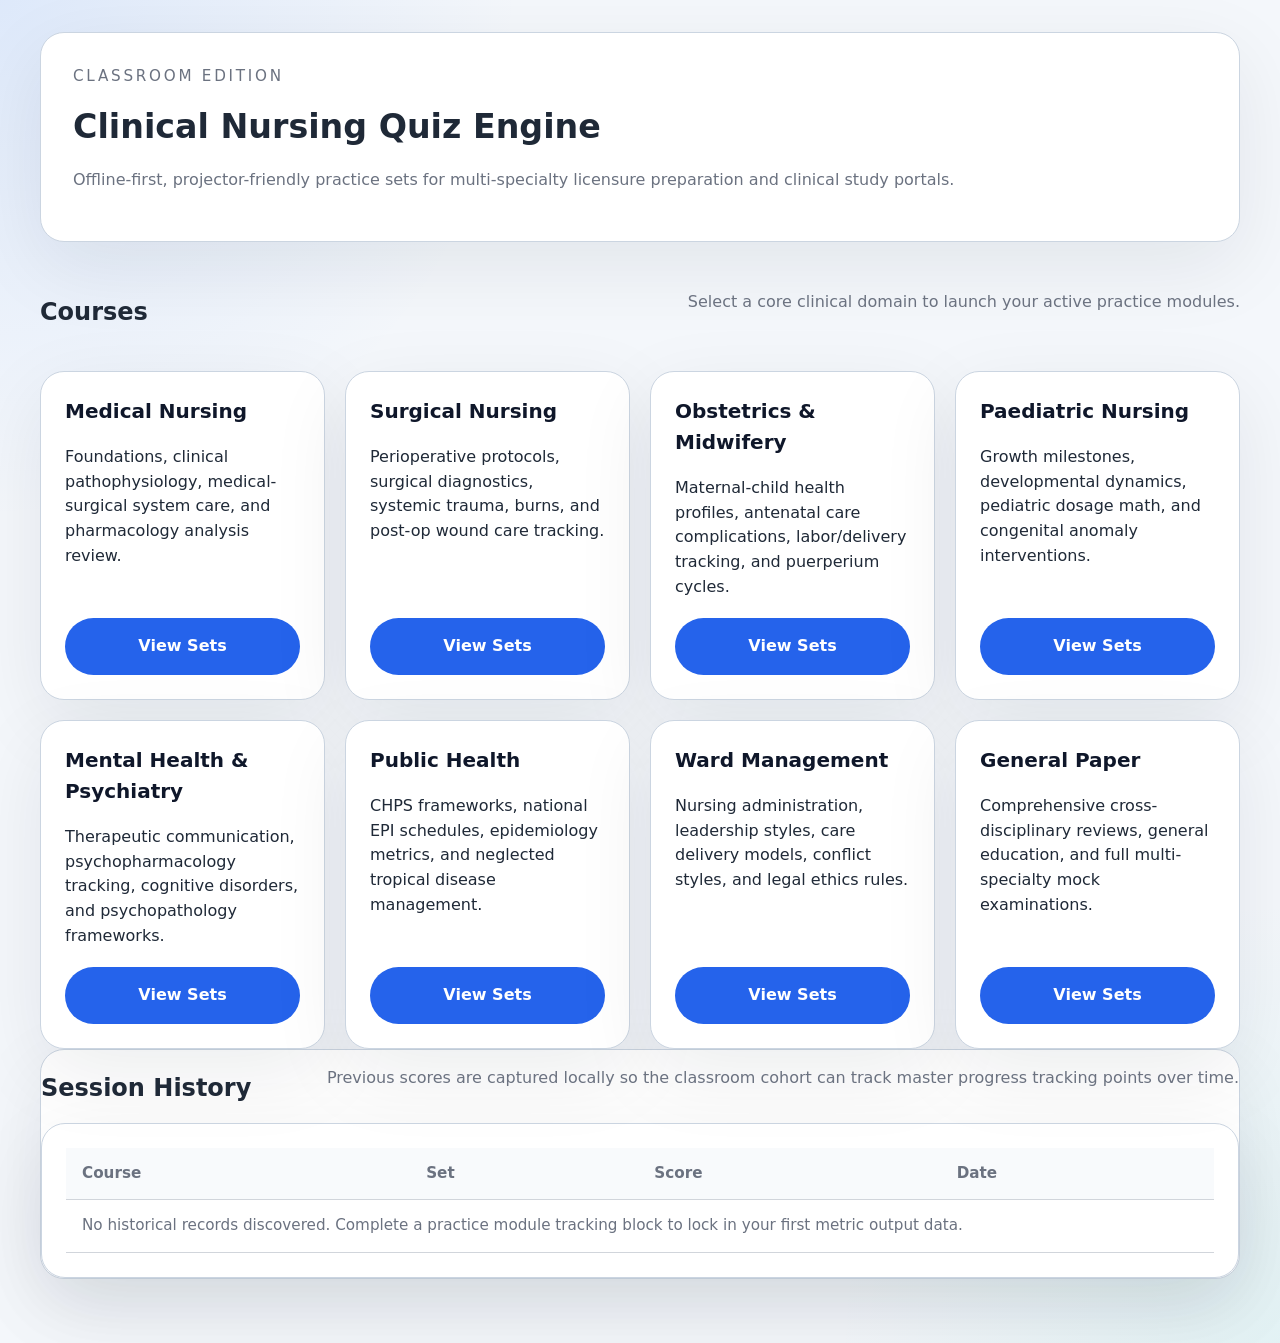
<file: index.html>
<!DOCTYPE html>
<html lang="en">
<head>
  <meta charset="UTF-8">
  <meta name="viewport" content="width=device-width, initial-scale=1.0">
  <title>Dashboard | NurseNexus Portal</title>
  <link rel="stylesheet" href="styles.css">
</head>
<body class="dashboard-page">
  <div class="page-shell">
    <header class="hero-card">
      <div>
        <p class="eyebrow">Classroom Edition</p>
        <h1>Clinical Nursing Quiz Engine</h1>
        <p>Offline-first, projector-friendly practice sets for multi-specialty licensure preparation and clinical study portals.</p>
      </div>
    </header>

    <section class="section-grid">
      <div class="section-header">
        <h2>Courses</h2>
        <p>Select a core clinical domain to launch your active practice modules.</p>
      </div>

      <div class="course-grid">
        <article class="course-card">
          <h3>Medical Nursing</h3>
          <p>Foundations, clinical pathophysiology, medical-surgical system care, and pharmacology analysis review.</p>
          <a href="quiz.html?course=medical&set=1" class="button button-primary">View Sets</a>
        </article>

        <article class="course-card">
          <h3>Surgical Nursing</h3>
          <p>Perioperative protocols, surgical diagnostics, systemic trauma, burns, and post-op wound care tracking.</p>
          <a href="quiz.html?course=surgical&set=1" class="button button-primary">View Sets</a>
        </article>

        <article class="course-card">
          <h3>Obstetrics & Midwifery</h3>
          <p>Maternal-child health profiles, antenatal care complications, labor/delivery tracking, and puerperium cycles.</p>
          <a href="quiz.html?course=obstetrics&set=1" class="button button-primary">View Sets</a>
        </article>

        <article class="course-card">
          <h3>Paediatric Nursing</h3>
          <p>Growth milestones, developmental dynamics, pediatric dosage math, and congenital anomaly interventions.</p>
          <a href="quiz.html?course=paediatrics&set=1" class="button button-primary">View Sets</a>
        </article>

        <article class="course-card">
          <h3>Mental Health & Psychiatry</h3>
          <p>Therapeutic communication, psychopharmacology tracking, cognitive disorders, and psychopathology frameworks.</p>
          <a href="quiz.html?course=psychiatry&set=1" class="button button-primary">View Sets</a>
        </article>

        <article class="course-card">
          <h3>Public Health</h3>
          <p>CHPS frameworks, national EPI schedules, epidemiology metrics, and neglected tropical disease management.</p>
          <a href="quiz.html?course=public_health&set=1" class="button button-primary">View Sets</a>
        </article>

        <article class="course-card">
          <h3>Ward Management</h3>
          <p>Nursing administration, leadership styles, care delivery models, conflict styles, and legal ethics rules.</p>
          <a href="quiz.html?course=ward_management&set=1" class="button button-primary">View Sets</a>
        </article>

        <article class="course-card">
          <h3>General Paper</h3>
          <p>Comprehensive cross-disciplinary reviews, general education, and full multi-specialty mock examinations.</p>
          <a href="quiz.html?course=general_paper&set=1" class="button button-primary">View Sets</a>
        </article>
      </div>
    </section>

    <section class="section-panel">
      <div class="section-header">
        <h2>Session History</h2>
        <p>Previous scores are captured locally so the classroom cohort can track master progress tracking points over time.</p>
      </div>

      <div class="history-card">
        <table class="history-table">
          <thead>
            <tr>
              <th>Course</th>
              <th>Set</th>
              <th>Score</th>
              <th>Date</th>
            </tr>
          </thead>
          <tbody id="historyBody">
            <tr>
              <td colspan="4">No historical records discovered. Complete a practice module tracking block to lock in your first metric output data.</td>
            </tr>
          </tbody>
        </table>
      </div>
    </section>
  </div>

  <script type="module" src="app.js"></script>
</body>
</html>
</file>
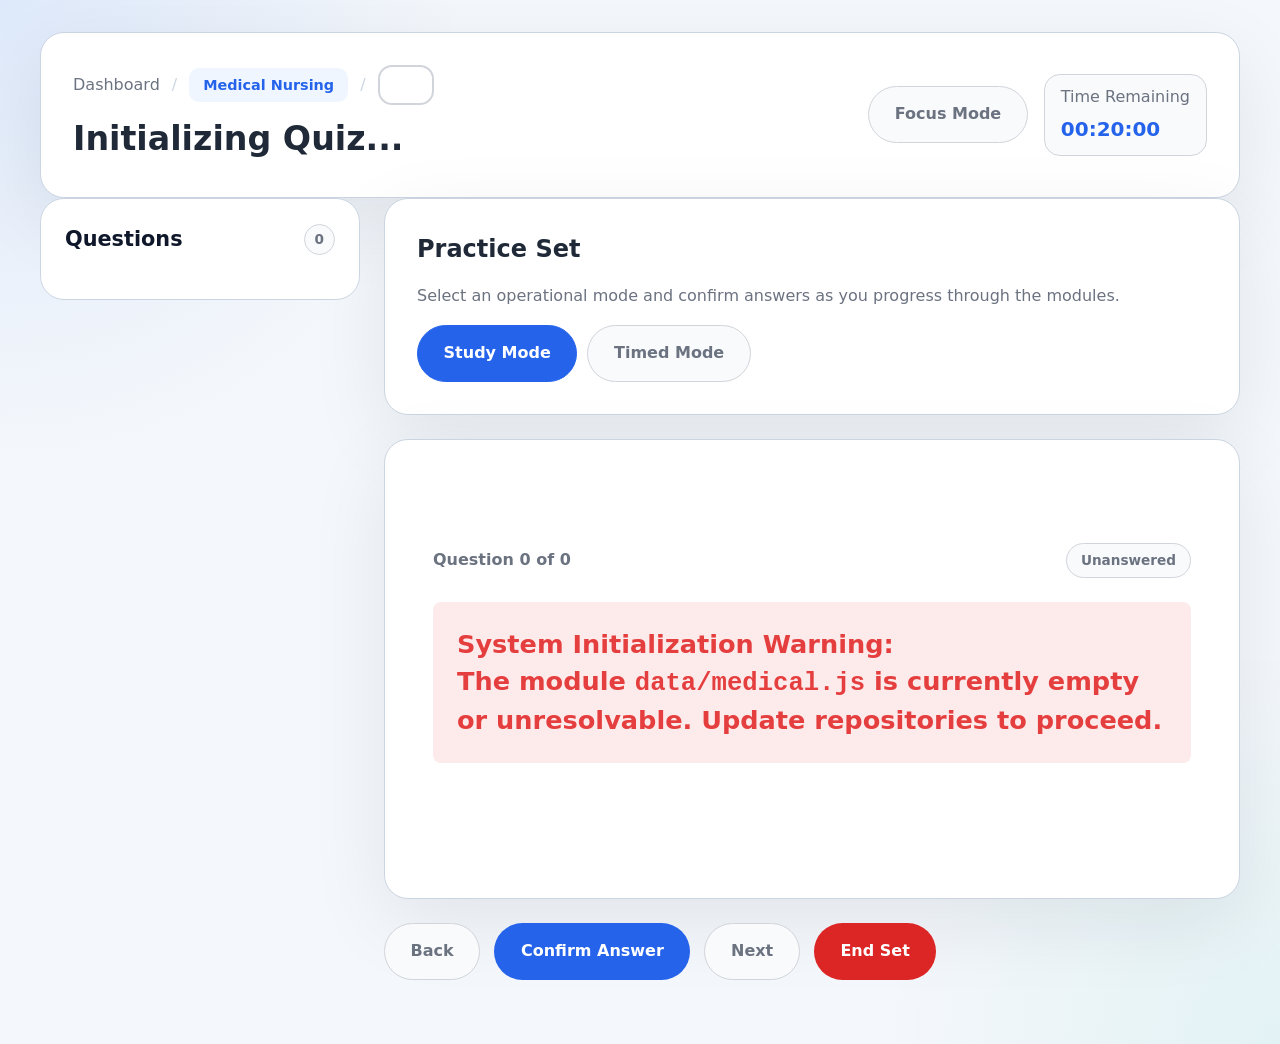
<file: quiz.html>
<!DOCTYPE html>
<html lang="en">
<head>
  <meta charset="UTF-8">
  <meta name="viewport" content="width=device-width, initial-scale=1.0">
  <title>Quiz Interface | NurseNexus Portal</title>
  <link rel="stylesheet" href="styles.css">
</head>
<body class="quiz-page">
  <div class="page-shell">
    <header class="quiz-topbar">
      <div class="header-left">
        <button id="sidebarToggle" class="sidebar-toggle-btn" aria-label="Toggle Question Navigation">
          <span class="bar"></span>
          <span class="bar"></span>
          <span class="bar"></span>
        </button>
        
        <div class="breadcrumb-nav">
          <a href="index.html" class="home-hub-link">Dashboard</a>
          <span class="separator">/</span>
          <span class="course-tag" id="breadcrumbText">Medical Nursing</span>
          <span class="separator">/</span>
          <div class="custom-select-wrapper">
            <select id="setSelector" class="set-dropdown">
              </select>
          </div>
        </div>
        <h1 id="currentSetTitle">Initializing Quiz...</h1>
      </div>
      
      <div class="topbar-actions">
        <button id="focusToggle" class="button button-secondary">Focus Mode</button>
        <div class="timer-card">
          <span class="label">Time Remaining</span>
          <strong id="timerDisplay">00:20:00</strong>
        </div>
      </div>
    </header>

    <div class="quiz-layout">
      <aside class="quiz-sidebar" id="quizSidebar">
        <div class="sidebar-header">
          <h2>Questions</h2>
          <span id="questionCountDisplay" class="badge-count">0</span>
        </div>
        <div class="question-grid" id="questionGrid">
          </div>
      </aside>

      <main class="quiz-main">
        <div class="set-summary">
          <div>
            <h2 id="mainHeading">Practice Set</h2>
            <p>Select an operational mode and confirm answers as you progress through the modules.</p>
          </div>
          <div class="mode-switch">
            <button class="button button-secondary active" id="studyModeBtn">Study Mode</button>
            <button class="button button-secondary" id="timedModeBtn">Timed Mode</button>
          </div>
        </div>

        <article class="question-panel">
          <div class="question-meta">
            <span class="question-number" id="qNumberLabel">Question 0 of 0</span>
            <span class="question-state unanswered" id="qStatus">Unanswered</span>
          </div>
          <h2 class="question-text" id="mainQuestionText">Loading question content...</h2>

          <div class="options-list" id="optionsContainer">
            </div>
        </article>

        <div class="quiz-footer">
          <button class="button button-secondary" id="prevBtn">Back</button>
          <button class="button button-primary" id="confirmBtn">Confirm Answer</button>
          <button class="button button-secondary" id="nextBtn">Next</button>
          <button class="button button-danger" id="endBtn">End Set</button>
        </div>
      </main>
    </div>
  </div>

  <div id="resultsModal" class="modal-overlay hidden">
    <div class="modal-card">
      <div class="modal-header">
        <h2>Performance Summary</h2>
      </div>
      <div class="modal-body">
        <div class="score-circle">
          <span id="modalPercentage">0%</span>
          <p>Final Score</p>
        </div>
        <div class="stats-grid">
          <div class="stat-item">
            <span class="stat-label">Total Answered</span>
            <strong id="modalTotalCorrect">0 / 0</strong>
          </div>
          <div class="stat-item">
            <span class="stat-label">Time Spent</span>
            <strong id="modalTimeSpent">00:00</strong>
          </div>
        </div>
      </div>
      <div class="modal-actions">
        <button id="modalReviewBtn" class="button button-secondary">Review Answers</button>
        <button id="modalCloseBtn" class="button button-primary">Return to Hub</button>
      </div>
    </div>
  </div>

  <script type="module" src="app.js"></script>
</body>
</html>
</file>
<file: styles.css>
/* --- CORE INTERFACE DESIGN CONSTANTS --- */
:root {
  color-scheme: light;
  font-family: Inter, system-ui, -apple-system, BlinkMacSystemFont, 'Segoe UI', sans-serif;
  background: #f4f7fb;
  color: #1f2937;
  font-size: 16px;
  line-height: 1.55;
  --surface: #ffffff;
  --surface-strong: #f8fafc;
  --border: #d1d5db;
  --border-strong: #cbd5e1;
  --primary: #2563eb;
  --primary-soft: #eff6ff;
  --accent: #0f766e;
  --danger: #dc2626;
  --muted: #6b7280;
  --shadow: 0 24px 80px rgba(15, 23, 42, 0.08);
}

* {
  box-sizing: border-box;
}

html {
  scroll-behavior: smooth;
}

body {
  margin: 0;
  min-height: 100vh;
  background: radial-gradient(circle at top left, rgba(59, 130, 246, 0.12), transparent 28%),
    radial-gradient(circle at bottom right, rgba(20, 184, 166, 0.08), transparent 24%),
    var(--background, #f4f7fb);
}

button, a {
  font: inherit;
}

a {
  color: inherit;
  text-decoration: none;
}

.page-shell {
  width: min(1200px, calc(100% - 32px));
  margin: 0 auto;
  padding: 32px 0 64px;
}

.hidden {
  display: none !important;
}

/* --- MASTER CONTAINER WRAPPERS --- */
.hero-card,
.section-panel,
.history-card,
.course-card,
.quiz-topbar,
.question-panel,
.set-summary {
  background: var(--surface);
  border: 1px solid var(--border-strong);
  border-radius: 24px;
  box-shadow: var(--shadow);
}

.hero-card,
.quiz-topbar,
.set-summary {
  padding: 32px;
}

.hero-card {
  margin-bottom: 32px;
}

.eyebrow {
  margin: 0 0 12px;
  color: var(--accent);
  font-size: 0.95rem;
  text-transform: uppercase;
  letter-spacing: 0.18em;
}

.hero-card h1,
.quiz-topbar h1 {
  margin: 0;
  font-size: clamp(1.8rem, 2.6vw, 3rem);
}

.hero-card p,
.section-header p,
.set-summary p,
.timer-card span,
.question-meta p,
.history-table td,
.history-table th {
  color: var(--muted);
}

/* --- DASHBOARD VIEW CONFIGURATION --- */
.section-grid,
.quiz-layout {
  display: grid;
  gap: 24px;
}

.section-header {
  display: flex;
  align-items: flex-end;
  justify-content: space-between;
  gap: 16px;
  margin-bottom: 16px;
}

.section-header h2 {
  margin: 0;
}

.course-grid {
  display: grid;
  grid-template-columns: repeat(auto-fit, minmax(260px, 1fr));
  gap: 20px;
}

.course-card {
  padding: 24px;
  display: flex;
  flex-direction: column;
  gap: 18px;
}

.course-card h3 {
  margin: 0;
  font-size: 1.25rem;
  color: #0f172a;
}

.course-card p {
  margin: 0;
  flex: 1;
}

/* --- CORE INTERACTIVE ACTION CONTROL BUTTONS --- */
.button {
  display: inline-flex;
  align-items: center;
  justify-content: center;
  padding: 0.95rem 1.6rem;
  border-radius: 999px;
  border: 1px solid transparent;
  font-weight: 600;
  cursor: pointer;
  transition: transform 0.2s ease, background 0.2s ease, border-color 0.2s ease;
}

.button:hover {
  transform: translateY(-1px);
}

.button:active {
  transform: translateY(0);
}

.button-primary {
  background: var(--primary);
  color: #fff;
}

.button-primary:hover {
  background: #1d4ed8;
}

.button-secondary {
  background: var(--surface-strong);
  color: var(--muted);
  border-color: var(--border);
}

.button-secondary:hover {
  border-color: var(--border-strong);
  color: #1f2937;
}

.button-secondary.active {
  background: var(--primary);
  color: #fff;
  border-color: var(--primary);
}

.button-danger {
  background: var(--danger);
  color: #fff;
}

.button-danger:hover {
  background: #b91c1c;
}

/* --- HISTORICAL METRICS TABLE SHEETS --- */
.history-card {
  padding: 24px;
  overflow-x: auto;
}

.history-table {
  width: 100%;
  border-collapse: collapse;
}

.history-table th,
.history-table td {
  text-align: left;
  padding: 14px 16px;
  border-bottom: 1px solid var(--border);
  font-size: 0.95rem;
}

.history-table th {
  background: var(--surface-strong);
  font-weight: 700;
}

/* --- QUIZ TOP BAR ENGINE CONTROLS --- */
.quiz-topbar {
  display: flex;
  justify-content: space-between;
  align-items: center;
  gap: 20px;
}

.sidebar-toggle-btn {
  display: none;
  flex-direction: column;
  gap: 4px;
  background: transparent;
  border: none;
  cursor: pointer;
  padding: 8px;
  margin-right: 8px;
}

.sidebar-toggle-btn .bar {
  width: 20px;
  height: 2px;
  background: var(--primary);
  border-radius: 2px;
}

.breadcrumb-nav {
  display: flex;
  align-items: center;
  gap: 12px;
  margin-bottom: 8px;
}

.home-hub-link {
  font-weight: 500;
  color: var(--muted);
  transition: color 0.2s ease;
}

.home-hub-link:hover {
  color: var(--primary);
}

.course-tag {
  background: var(--primary-soft);
  color: var(--primary);
  padding: 6px 14px;
  border-radius: 10px;
  font-weight: 700;
  font-size: 0.9rem;
}

.separator {
  color: var(--border-strong);
  font-weight: 300;
}

.set-dropdown {
  appearance: none;
  background: var(--surface);
  border: 2px solid var(--border);
  padding: 8px 36px 8px 16px;
  border-radius: 14px;
  font-weight: 700;
  color: var(--primary);
  cursor: pointer;
  font-size: 1.1rem;
  transition: all 0.2s ease;
  background-image: url("data:image/svg+xml;charset=US-ASCII,%3Csvg%20xmlns%3D%22http%3D%22W3.org%2F2000%2Fsvg%22%20width%3D%2224%22%20height%3D%2224%22%20viewBox%3D%220%200%2024%2024%22%20fill%3D%22none%22%20stroke%3D%22%232563eb%22%20stroke-width%3D%222%22%20stroke-linecap%3D%22round%22%20stroke-linejoin%3D%22round%22%3E%3Cpolyline%20points%3D%226%209%2012%2015%2018%209%22%3E%3C/polyline%3E%3C/svg%3E");
  background-repeat: no-repeat;
  background-position: right 12px center;
  background-size: 18px;
}

.set-dropdown:hover {
  border-color: var(--primary);
  background-color: var(--primary-soft);
}

.topbar-actions {
  display: flex;
  align-items: center;
  gap: 16px;
  flex-wrap: wrap;
}

.timer-card {
  display: grid;
  gap: 4px;
  min-width: 150px;
  padding: 10px 16px;
  border-radius: 16px;
  background: var(--surface-strong);
  border: 1px solid var(--border);
}

.timer-card strong {
  font-size: 1.25rem;
  color: var(--primary);
  font-weight: 700;
}

/* --- COHORT VIEW APPLICATION ENGINE PANELS --- */
.quiz-layout {
  grid-template-columns: 320px 1fr;
  min-height: 72vh;
  align-items: start;
}

.quiz-sidebar {
  position: sticky;
  top: 24px;
  align-self: start;
  background: var(--surface);
  border: 1px solid var(--border-strong);
  border-radius: 24px;
  padding: 24px;
  gap: 20px;
  display: flex;
  flex-direction: column;
}

.sidebar-header {
  display: flex;
  justify-content: space-between;
  align-items: center;
}

.sidebar-header h2 {
  margin: 0;
  font-size: 1.3rem;
  color: #0f172a;
}

.badge-count {
  background: var(--surface-strong);
  border: 1px solid var(--border);
  padding: 4px 10px;
  border-radius: 999px;
  font-weight: 700;
  font-size: 0.85rem;
  color: var(--muted);
}

.question-grid {
  display: grid;
  grid-template-columns: repeat(4, 1fr);
  gap: 12px;
}

.qb-item {
  aspect-ratio: 1;
  height: 54px;
  display: flex;
  align-items: center;
  justify-content: center;
  font-weight: 800;
  font-size: 1.2rem;
  border-radius: 16px;
  border: 1px solid var(--border);
  background: var(--surface-strong);
  color: var(--muted);
  cursor: pointer;
  transition: all 0.15s ease;
}

.qb-item:hover {
  border-color: var(--primary);
  color: var(--primary);
  background: #fff;
}

.qb-item:active {
  transform: scale(0.94);
}

.qb-item.active {
  background: var(--primary) !important;
  color: #fff !important;
  border-color: var(--primary) !important;
}

.qb-item.answered {
  background: var(--primary-soft);
  border-color: var(--primary);
  color: var(--primary);
}

.qb-item.confirmed {
  background: #dbeafe;
  border-color: #2563eb;
  color: #1d4ed8;
}

/* --- CONTENT VIEW CORE RENDERING PANEL --- */
.quiz-main {
  display: flex;
  flex-direction: column;
  gap: 24px;
}

.set-summary h2 {
  margin: 0;
}

.mode-switch {
  display: inline-flex;
  gap: 10px;
  align-items: center;
}

.question-panel {
  min-height: 460px;
  padding: 48px;
  display: flex;
  flex-direction: column;
  justify-content: center;
  gap: 24px;
}

.question-meta {
  display: flex;
  align-items: center;
  justify-content: space-between;
  gap: 16px;
}

.question-number {
  font-weight: 700;
  font-size: 1rem;
  color: var(--muted);
}

.question-state {
  padding: 6px 14px;
  border-radius: 999px;
  font-size: 0.85rem;
  font-weight: 700;
  border: 1px solid transparent;
}

.question-state.unanswered {
  background: var(--surface-strong);
  border-color: var(--border);
  color: var(--muted);
}

.question-state.answered {
  background: var(--primary-soft);
  border-color: var(--border-strong);
  color: var(--primary);
}

.question-state.confirmed {
  background: #d1fae5;
  color: #166534;
  border-color: #86efac;
}

.question-text {
  font-size: 1.6rem;
  line-height: 1.45;
  color: #0f172a;
  margin: 0 0 8px 0;
}

.options-list {
  display: grid;
  gap: 14px;
}

.option-btn {
  width: 100%;
  display: flex;
  align-items: center;
  gap: 16px;
  padding: 22px;
  font-size: 1.15rem;
  border-radius: 20px;
  background: #fff;
  border: 2px solid var(--border);
  color: #1f2937;
  text-align: left;
  cursor: pointer;
  transition: all 0.2s ease;
}

.option-btn:hover:not(:disabled) {
  background: var(--surface-strong);
  border-color: var(--border-strong);
}

.option-btn.selected {
  border-color: var(--primary);
  background: var(--primary-soft);
  color: var(--primary);
}

.option-btn.correct {
  border-color: #16a34a !important;
  background: #dcfce7 !important;
  color: #166534 !important;
}

.option-btn.incorrect {
  border-color: #dc2626 !important;
  background: #fee2e2 !important;
  color: #991b1b !important;
}

.option-label {
  display: inline-flex;
  width: 32px;
  height: 32px;
  font-size: 1rem;
  align-items: center;
  justify-content: center;
  border-radius: 50%;
  border: 1px solid var(--border);
  color: var(--primary);
  font-weight: 700;
  background: #fff;
  flex-shrink: 0;
}

.option-btn.selected .option-label {
  background: var(--primary);
  color: #fff;
  border-color: var(--primary);
}

.quiz-footer {
  display: flex;
  gap: 14px;
  flex-wrap: wrap;
}

/* --- SPECIAL MODE STYLING ANCHORS --- */
.focus-mode .quiz-layout {
  grid-template-columns: 1fr;
}

.focus-mode .quiz-sidebar {
  display: none !important;
}

/* --- MASTER ANALYTICS SCORE MODAL OVERLAY --- */
.modal-overlay {
  position: fixed;
  top: 0; left: 0; right: 0; bottom: 0;
  background: rgba(15, 23, 42, 0.45);
  backdrop-filter: blur(6px);
  display: flex;
  align-items: center;
  justify-content: center;
  z-index: 1000;
  padding: 16px;
}

.modal-card {
  background: var(--surface);
  border-radius: 24px;
  padding: 32px;
  width: 100%;
  max-width: 440px;
  box-shadow: var(--shadow);
  border: 1px solid var(--border-strong);
  display: flex;
  flex-direction: column;
  gap: 24px;
  animation: modalPop 0.3s cubic-bezier(0.34, 1.56, 0.64, 1);
}

@keyframes modalPop {
  from { transform: scale(0.95); opacity: 0; }
  to { transform: scale(1); opacity: 1; }
}

.modal-header h2 {
  margin: 0;
  font-size: 1.5rem;
  color: #0f172a;
  text-align: center;
}

.modal-body {
  display: flex;
  flex-direction: column;
  align-items: center;
  gap: 24px;
}

.score-circle {
  width: 140px;
  height: 140px;
  border-radius: 50%;
  background: var(--primary-soft);
  border: 4px solid var(--primary);
  display: flex;
  flex-direction: column;
  align-items: center;
  justify-content: center;
}

.score-circle span {
  font-size: 2.2rem;
  font-weight: 800;
  color: var(--primary);
}

.score-circle p {
  margin: 0;
  font-size: 0.85rem;
  font-weight: 600;
  color: var(--muted);
  text-transform: uppercase;
}

.stats-grid {
  display: grid;
  grid-template-columns: 1fr 1fr;
  width: 100%;
  gap: 16px;
}

.stat-item {
  background: var(--surface-strong);
  border: 1px solid var(--border);
  padding: 12px;
  border-radius: 16px;
  text-align: center;
  display: flex;
  flex-direction: column;
  gap: 4px;
}

.stat-label {
  font-size: 0.85rem;
  color: var(--muted);
}

.stat-item strong {
  font-size: 1.2rem;
  color: #0f172a;
}

.modal-actions {
  display: flex;
  gap: 12px;
}

.modal-actions .button {
  flex: 1;
}

/* --- PRODUCTION RESPONSIVE ADAPTABILITY BLOCKS --- */
@media (max-width: 980px) {
  .quiz-layout {
    grid-template-columns: 1fr;
  }

  .sidebar-toggle-btn {
    display: flex;
  }

  /* Off-canvas sidebar sliding configuration rules */
  .quiz-sidebar {
    position: fixed;
    top: 0;
    left: -340px;
    width: 320px;
    height: 100vh;
    z-index: 999;
    border-radius: 0 24px 24px 0;
    transition: left 0.25s ease-bezier(0.4, 0, 0.2, 1);
    box-shadow: var(--shadow);
  }

  .quiz-sidebar.open {
    left: 0;
  }
}

@media (max-width: 720px) {
  .page-shell {
    padding: 12px 0 32px;
    width: 92%;
  }

  .quiz-topbar {
    padding: 16px;
    flex-direction: column;
    align-items: flex-start;
    gap: 12px;
    border-radius: 16px;
  }

  .quiz-topbar h1 {
    font-size: 1.4rem;
  }

  .breadcrumb-nav {
    gap: 8px;
  }

  .course-tag {
    font-size: 0.75rem;
    padding: 3px 8px;
  }

  .set-dropdown {
    font-size: 0.9rem;
    padding: 6px 28px 6px 12px;
    border-radius: 10px;
  }

  .timer-card {
    width: 100%;
    display: flex;
    justify-content: space-between;
    align-items: center;
    padding: 8px 16px;
    min-width: unset;
  }

  .timer-card strong {
    font-size: 1.1rem;
  }

  .question-grid {
    grid-template-columns: repeat(5, 1fr);
    gap: 8px;
  }

  .qb-item {
    height: 40px;
    font-size: 0.95rem;
    border-radius: 10px;
  }

  .question-panel {
    padding: 20px;
    min-height: auto;
    border-radius: 18px;
  }

  .question-text {
    font-size: 1.25rem;
    line-height: 1.4;
    margin-bottom: 8px;
  }

  .option-btn {
    padding: 14px;
    font-size: 1rem;
    border-radius: 14px;
    gap: 10px;
    border-width: 2px;
  }

  .option-label {
    width: 26px;
    height: 26px;
    font-size: 0.85rem;
  }

  .set-summary {
    padding: 16px;
    border-radius: 16px;
  }

  .set-summary h2 {
    font-size: 1.2rem;
  }

  .mode-switch {
    width: 100%;
  }

  .mode-switch .button {
    flex: 1;
    font-size: 0.85rem;
    padding: 10px;
  }

  .quiz-footer {
    display: grid;
    grid-template-columns: 1fr 1fr;
    gap: 10px;
  }

  .quiz-footer .button {
    width: 100%;
    padding: 12px;
    font-size: 0.9rem;
  }
}
</file>
